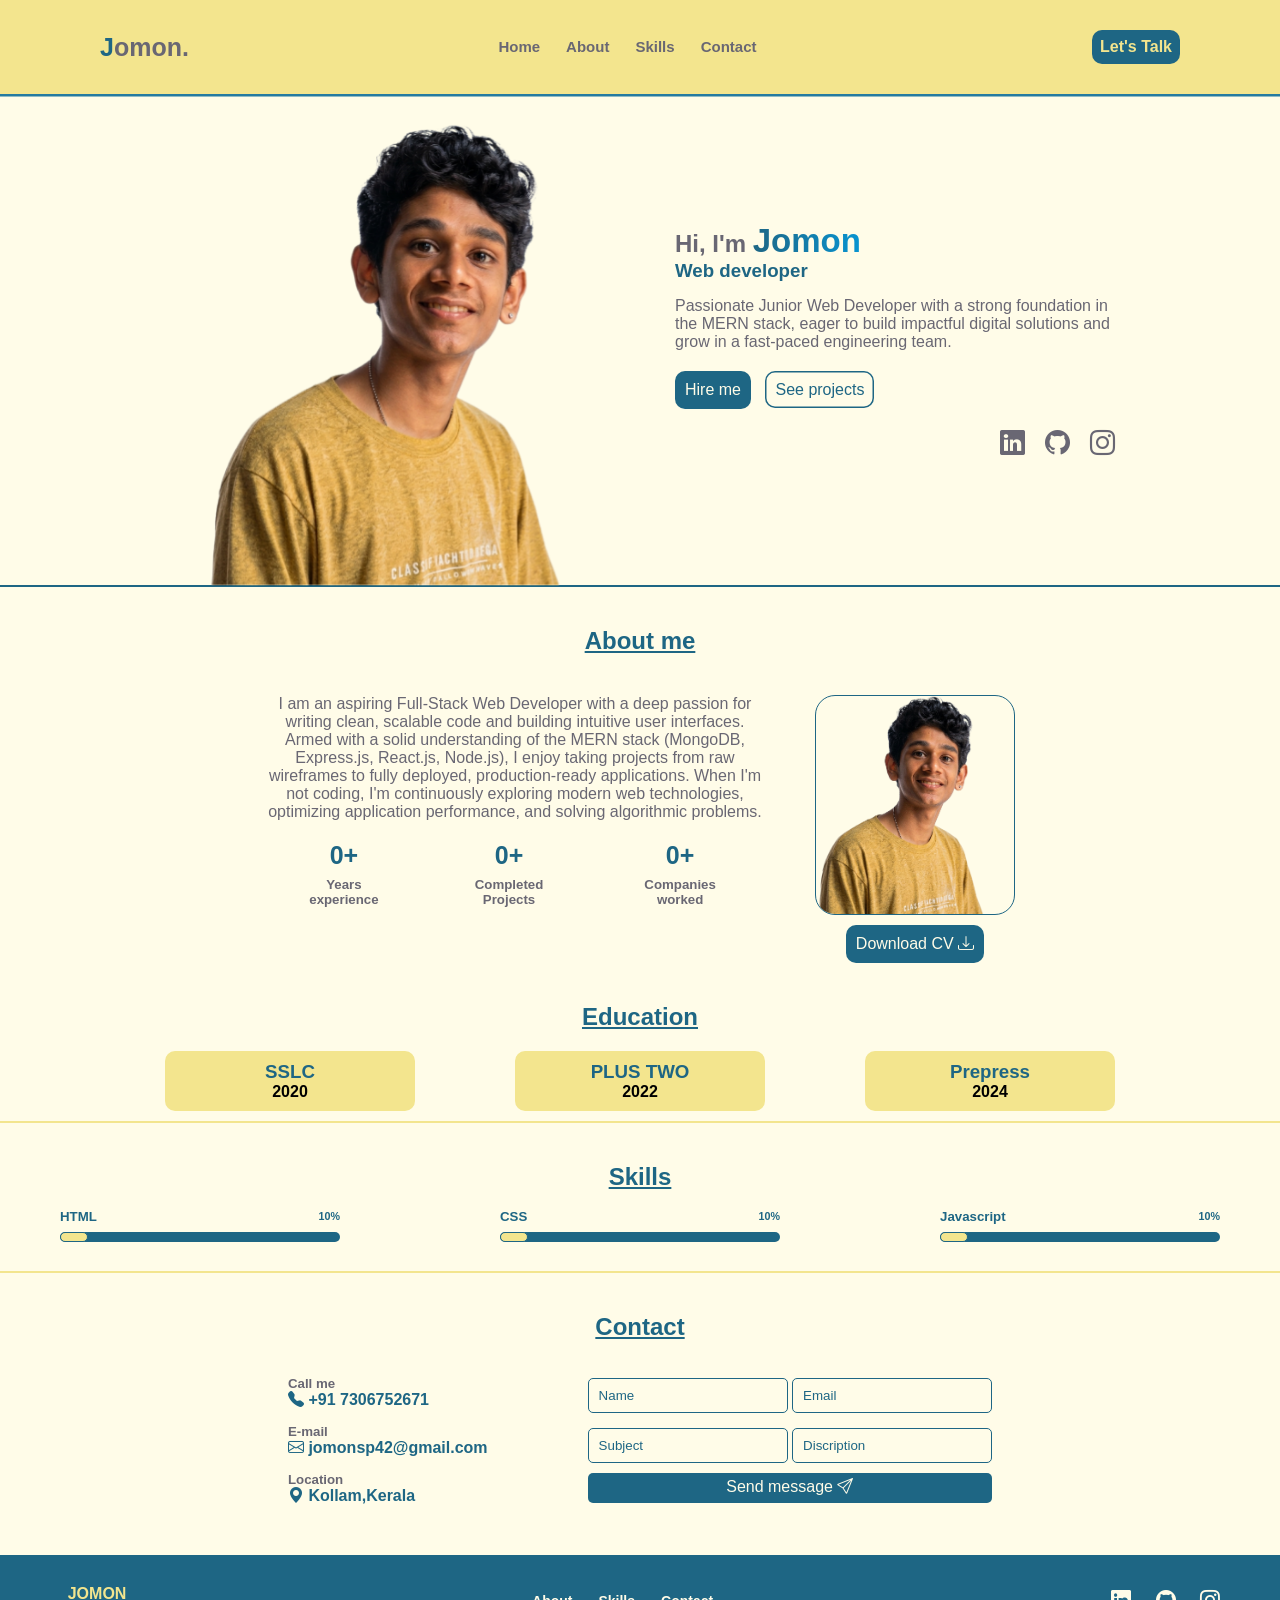
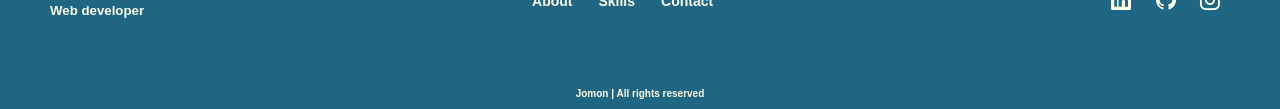
<file: index.html>
<!DOCTYPE html>
<html lang="en">
    <head>
        <meta charset="UTF-8">
        <title>Portfolio</title>
        <link rel="stylesheet" href="style.css">
        <meta name="viewport" content="width=device-width, initial-scale=1.0">
        <!-- Bootstrap Icons HTML CDN -->
        <link rel="stylesheet" href="https://cdn.jsdelivr.net/npm/bootstrap-icons@1.13.2/font/bootstrap-icons.min.css">
    </head>
    <body>
        <!--Header Section-->
        <header>
            <input type="checkbox" name="" id="checkbox">
            <a href="#hero" class="logo"><span>J</span>omon.</a>
            
            <nav>
                <label for="checkbox" class="close-bar"><i class="bi bi-x"></i></label>
                <ul>
                    <li><a href="#hero" class="home-menu">Home</a></li>
                    <li><a href="#about">About</a></li>
                    <li><a href="#skills">Skills</a></li>
                    <li><a href="#Contact">Contact</a></li>
                    <li class="letstalk"><a href="mailto:jomonsp42@gmail.com">Let's Talk</a></li>
                </ul>
            </nav>
            <a href="mailto:jomonsp42@gmail.com" class="letstalk-btn">Let's Talk</a>
            <label for="checkbox" class="menu-bar"><i class="bi bi-list"></i></label>
        </header>
                
        <!--Hero Section-->
        <main id="hero">
            <img src="FILES/profile-picture.png" alt="" class="portfolio-img">
            <div class="intro">
                <h2>Hi, I'm <span>Jomon</span></h2>
                <h3>Web developer</h3>
                <p>Passionate Junior Web Developer with a strong foundation in the MERN stack, eager to build impactful digital solutions and grow in a fast-paced engineering team.</p>
                <a href="FILES/CV.pdf" target="_blank" class="hire-me">Hire me</a>
                <a href="FILES/project index.html" class="see-projects">See projects</a>
                <div class="social-icons">
                    <a href="https://www.linkedin.com/in/rameesa-jomon-sp-467b4b40a?utm_source=share_via&utm_content=profile&utm_medium=member_android" target="_blank" class="icon"><i class="bi bi-linkedin"></i></a>
                    <a href="https://github.com/RameesaJomon" target="_blank" class="icon"><i class="bi bi-github"></i></a>
                    <a href="https://www.instagram.com/injured.__wind?rpxt=c2NjNnVoNHRjbTZn" target="_blank" class="icon"><i class="bi bi-instagram"></i></a>
                </div>
            </div>
        </main>
        <hr>

        <!--About Section-->
        <section id="about">
            <h2 class="about-h2">About me</h2>
            <div class="about">
                <div class="left-about">
                    <p>I am an aspiring Full-Stack Web Developer with a deep passion for writing clean, scalable code and building intuitive user interfaces. Armed with a solid understanding of the MERN stack (MongoDB, Express.js, React.js, Node.js), I enjoy taking projects from raw wireframes to fully deployed, production-ready applications. When I'm not coding, I'm continuously exploring modern web technologies, optimizing application performance, and solving algorithmic problems.</p>
                    <div class="about-conatiner">
                        <div class="about-info">
                            <h3>0+</h3>
                            <h5>Years experience</h5>
                        </div>
                        <div class="about-info">
                            <h3>0+</h3>
                            <h5>Completed Projects</h5>
                        </div>
                        <div class="about-info">
                            <h3>0+</h3>
                            <h5>Companies worked</h5>
                        </div>
                    </div>
                </div>
                <div class="right-about">
                    <img src="FILES/profile-picture.png" alt="">
                    <a href="FILES/CV.pdf" download="CV" class="cv-btn" id="cv-btn">Download CV <i class="bi bi-download"></i></a>
                </div>
            </div>
        </section>
        <!--Education Section-->
        <section id="education">
            <h2 class="education-h2">Education</h2>
            <div class="edu-container">
                <div class="edu-box">
                    <h3>SSLC</h3>
                    <h4>2020</h4>
                </div>
                <div class="edu-box">
                    <h3>PLUS TWO</h3>
                    <h4>2022</h4>
                </div>
                <div class="edu-box">
                    <h3>Prepress</h3>
                    <h4>2024</h4>
                </div>
            </div>
            <hr class="edu-hr">
        </section>
        <!--Skill Section-->
        <section id="skills">
            <h2 class="skills-h2">Skills</h2>
            <div class="skills-container">
                <div class="skill-box">
                    <div class="lang">
                        <h5>HTML</h5>
                        <h6>10%</h6>
                    </div>
                    <div class="progress-container">
                    <div class="progress">
                        <div class="status"></div>
                    </div>
                    </div>
                </div>
                <div class="skill-box">
                    <div class="lang">
                        <h5>CSS</h5>
                        <h6>10%</h6>
                    </div>
                    <div class="progress-container">
                    <div class="progress">
                        <div class="status"></div>
                    </div>
                    </div>
                </div>
                <div class="skill-box">
                    <div class="lang">
                        <h5>Javascript</h5>
                        <h6>10%</h6>
                    </div>
                    <div class="progress-container">
                    <div class="progress">
                        <div class="status"></div>
                    </div>
                    </div>
                </div>                
            </div>
        </section>
        <hr class="edu-hr">
        <!--Contact Section-->
        <h2 class="Contact-h2">Contact</h2>
        <section id="Contact">
            <div class="Contact-left">
                <h5>Call me</h5>
                <h4><i class="bi bi-telephone-fill"></i> +91 7306752671</h4>
                <h5>E-mail</h5>
                <h4><i class="bi bi-envelope"></i> jomonsp42@gmail.com</h4>
                <h5>Location</h5>
                <h4><i class="bi bi-geo-alt-fill"></i> Kollam,Kerala</h4>
            </div>
            <div class="Contact-right">
                <input type="text" name="" id="" placeholder="Name">
                <input type="text" name="" id="" placeholder="Email"><br>
                <input type="text" name="" id="" placeholder="Subject">
                <input type="text" name="" id="" placeholder="Discription"><br>
                <a href="">Send message <i class="bi bi-send"></i></a>
            </div>
        </section>
        <footer id="footer">
            <div class="footer-container">
                <div class="footer-name">
                    <h4>JOMON</h4>
                    <h5>Web developer</h5>
                </div>
                <div class="footer-nav">
                    <ul>
                        <li><a href="#about">About</a></li>
                        <li><a href="#skills">Skills</a></li>
                        <li><a href="#Contact">Contact</a></li>
                    </ul>
                </div>
                <div class="social-icons-footer">
                    <a href="https://www.linkedin.com/in/rameesa-jomon-sp-467b4b40a?utm_source=share_via&utm_content=profile&utm_medium=member_android" target="_blank" class="footer-icon"><i class="bi bi-linkedin"></i></a>
                    <a href="https://github.com/RameesaJomon" target="_blank" class="footer-icon"><i class="bi bi-github"></i></a>
                    <a href="https://www.instagram.com/injured.__wind?rpxt=c2NjNnVoNHRjbTZn" target="_blank" class="footer-icon"><i class="bi bi-instagram"></i></a>
                </div>
            </div>
            <h5 class="footer-downtext">Jomon | All rights reserved</h5>
        </footer>
    </body>
</html>
</file>
<file: style.css>
:root {
    --bg: #FFFCE8;
    --bg-dark: #f3e58e;
    --primary-color: #1E6684;
    --primary-color-hover: #247BA0;
    --secondary-color: #696773;
    --secondary-color-hover: #8B8A93;    
}

* {
    margin: 0;
    padding: 0;
    font-family: Verdana, Geneva, Tahoma, sans-serif;
    box-sizing: border-box;
}

body {
    background-color: var(--bg);
    overflow-x: hidden;
}

/* Header Section */
#checkbox {
    display: none;
}

.close-bar {
    display: none;
}

.menu-bar {
    display: none;
    cursor: pointer;
}
.letstalk a{
        display: none;
    }
header{
    display: flex;
    padding: 30px 100px;
    align-items: center;
    justify-content: space-between;
    background-color: var(--bg-dark);
    box-shadow: 0px 2.5px 0 var(--primary-color-hover); 
    position: sticky;
    top: 0;
    z-index: 999;
}

.logo {
    color: var(--secondary-color);
    text-decoration: none;
    font-size: 25px;
    font-weight: 600;
}

.logo span {
    color: var(--primary-color);
}

.logo:hover {
    color: var(--primary-color);
}

ul {
    display: flex;
    list-style: none;
}

ul li {
    padding: 0 13px;
}

ul li a{
    text-decoration: none;
    color: var(--secondary-color);
    position: relative;
    font-weight: 600;
    font-size: 15px;
}

ul li a:hover {
    color: var(--primary-color);
}

ul li a::before {
    content: '';
    background-color: var(--primary-color);
    width: 0;
    height: 2px;
    position: absolute;
    bottom: -2px;
    left: 0;
    transition: all 1s;
}

ul li a:hover::before {
    width: 100%;
}

.letstalk-btn {
    background-color: var(--primary-color);
    padding: 8px;
    border-radius: 10px;
    text-decoration: none;
    color: var(--bg-dark);
    font-weight: 600;
}

.letstalk-btn:hover {
    background-color: var(--primary-color-hover);
    outline-offset: 2px;
    outline: 1.5px solid var(--primary-color-hover);
}

/* Responsive */
@media (max-width: 480px) {
    .letstalk-btn{
        display: none;
    }
    .menu-bar{
        display: block;
        font-size: 27px;
        border: 1.5px solid var(--primary-color);
        padding: 0 5px;
        border-radius: 5px;
    }
    .close-bar{
        display: block;
        font-size: 30px;
        padding: 10px;
        color: var(--bg-dark);
    }
    .close-bar:active{
        color: var(--bg);
    }
    .menu-bar:active{
        background-color: var(--primary-color);
        color: var(--bg);
    }
    nav{
        position: absolute;
        background-color: var(--primary-color);
        top: 0;
        right: -150px;
        opacity: 0;
        transition: all 1s;
        display: none;
        height: 100vh;
        box-shadow: -3px 0 0 #0894d1;
    }
    nav ul{
        flex-direction: column;
    }
    ul li {
        padding: 0;
    }
    nav ul li a{
        display: inline-block;
        text-align: center;
        padding: 15px 10px;
        width: 150px;
        color: var(--bg);
    }
    nav ul li a:hover{
        background-color: var(--bg-dark);
        color: var(--primary-color);
    }
    header{
        padding: 30px 40px;
    }
    #checkbox:checked ~ nav{
        right: 0px;
        opacity: 1;
        display: block;
    }

}

@media (min-width: 481px) and (max-width: 768px) {
    header{
        padding: 30px 40px;
    }
    .logo{
        font-size: 22px;
    }
    .letstalk{
        display: block;
    }
    ul li{
        padding: 0 10px;
    }
    .letstalk-btn{
        display: none;
    }
}

/* Hero Section */
#hero{
    display: flex;
    justify-content: center;
    align-items: center;
    padding: 0 50px;
}
.portfolio-img{
    width: 420px;
    margin-top: 30px;
    animation: leftmove 1s forwards;
}
.intro{
    width: 450px;
    margin-left: 60px;
    animation: rightmove 1s forwards;
}
h2{
    color: var(--secondary-color);
}
h2 span{
    font-size: 33px;
    background: linear-gradient(90deg, #1E6684, #0894d1);
    color: transparent;
    background-clip: text;
}
h3{
    color: var(--primary-color);
    margin-bottom: 15px;
}
.intro p{
    color: var(--secondary-color);
    margin-bottom: 10px;
}
.intro .hire-me{
    background-color: var(--primary-color);
    padding: 10px;
    margin: 10px;
    margin-left: 0px;
    border-radius: 10px;
    text-decoration: none;
    color: var(--bg);
    display: inline-block;
}
.intro .hire-me:hover{
    background-color: var(--primary-color-hover);
}
.see-projects{
    background-color: transparent;
    box-shadow: inset 0 0 0 1.5px var(--primary-color);
    text-decoration: none;
    color: var(--primary-color);
    padding: 10px;
    border-radius: 10px;
    transition: all 0.5s;
}
.see-projects:hover{
    background-color: var(--primary-color);
    color: var(--bg);
}
.social-icons{
    display: flex;
    justify-content: flex-end;
}
.icon{
    color: var(--secondary-color);
    padding: 0 10px;
    margin-top: 10px;
    font-size: 25px;
    transition: all 0.5s;
}
.icon:hover{
    color: var(--primary-color);
    transform: scale(1.3) translateY(-5px);   
}
hr{
    border: 1.5px solid var(--primary-color);
}

@keyframes leftmove{
    from{
        margin-left: -100px;
        opacity: 0;
    }
    to{
        margin-left: 50px;
        opacity: 1;       
    }
}

@keyframes rightmove{
    from{
        margin-left: 450px;
        opacity: 0;
    }
    to{
        margin-left: 50px;
        opacity: 1;       
    }
}


@media (max-width: 480px) {
    #hero{
        flex-direction: column-reverse;
        justify-content: center;
        text-align: center;
        padding: 0 20px;
        margin-left: -45px;
        align-items: center;
    }
    h2{
        margin-top: 40px;
    }
    .social-icons{
        justify-content: center;
    }
    .intro{
        width: 370px;
        justify-content: center;
        align-items: center;
    }
    .portfolio-img{
        margin-left: 50px;
    }
    
}

@media (min-width: 481px) and (max-width: 768px) {
    .intro{
        margin-left: 0;
    }
    .portfolio-img{
        width: 300px;
    }
}
/*About section*/
.about-h2{
    text-align: center;
    padding: 40px;
    color: var(--primary-color);
    text-decoration: underline;
}
.about{
    display: flex;
    justify-content: center;
    padding: 0 50px;
}
.left-about{
    width: 500px;
    color: var(--secondary-color);
    text-align: center;
}
.about-conatiner{
    display: flex;
    margin-top: 20px;
    justify-content: center;
}
.about-info{
    padding: 0 30px;
}
.about-info h3{
    font-size: 25px;
}
.about-info h5{
    margin-top: -8px;
}
.right-about{
    display: flex;
    flex-direction: column;
    justify-content: center;
    align-items: center;
}
.right-about img{
    width: 200px;
    border: 1.5px solid var(--primary-color);
    border-radius: 20px;
    margin-left: 50px;
}
.right-about .cv-btn{
    margin-left: 50px;
    padding: 10px;
    border-radius: 10px;
    text-decoration: none;
    color: var(--bg);
    background-color: var(--primary-color);
    display: block;
    margin-top: 10px;
}
.right-about .cv-btn:hover{
    background-color: var(--primary-color-hover);
}
@media (max-width: 480px) {
    .about-h2{
        padding-top: 5px;
    }
    .about{
    flex-direction: column;
    justify-content: center;
    align-items: center;
    padding: 0 50px;
    }
    .left-about{
        width: 370px;
        margin-bottom: 25px;
    }
    .left-about p{
        margin-top: -10px;
    }
    .right-about img{
        margin-left: 0;
    }
    .right-about .cv-btn{
        margin-left: 0;
    }
}

@media (min-width: 481px) and (max-width: 768px) {
    
}

/* Education Section */
.education-h2{
    text-align: center;
    padding: 40px;
    color: var(--primary-color);
    text-decoration: underline;
}
.edu-container{
    display: flex;
    padding: 0 100px;
    margin-top: -20px;
    justify-content: center;
}
.edu-hr{
    border: 1px solid var(--bg-dark);
    margin-top: 10px;
    transition: all 0.5s;
}
.edu-container .edu-box{
    background-color: var(--bg-dark);
    margin: 0 50px;
    width: 250px;
    text-align: center;
    padding: 10px;
    border-radius: 10px;
    transition: all 0.3s;
}
.edu-container .edu-box h4{
    margin-top: -15px;
}
.edu-box:hover{
    border: 1.5px solid var(--bg);
    transform: translateY(-3px);
    box-shadow: 0 0 2px var(--primary-color-hover);
}
@media (max-width: 480px) {
    .edu-container{
        padding: 0 30px;
    }
    .edu-container .edu-box{
        margin: 0 5px;
    }
    .edu-box h3{
        font-size: 15px;
    }
    .edu-box h4{
        font-size: 12px;
    }
    .education-h2{
        padding-top: 0px;
    }
}

@media (min-width: 481px) and (max-width: 768px) {
    .edu-container{
        padding: 0 50px;
    }
    .edu-container .edu-box{
        margin: 0 20px;
    }
}
/*Skills Section*/
.skills-h2{
    text-align: center;
    padding: 40px;
    color: var(--primary-color);
    text-decoration: underline;
}
.skills-container{
    display: flex;
    padding: 0 50px;    
    justify-content: space-between;
}
.skill-box{
    width: 300px;
    height: 30px;
    border-radius: 10px;
}
.lang{
    display: flex;
    align-items: center;
    justify-content: space-between;
    padding: 8px 10px;
    margin-top: -30px;
    color: var(--primary-color);
}
.progress-container{
    margin: 0 10px;
}
.progress{
    background-color: var(--primary-color);
    border-radius: 10px;
    width: 100%;
    height: 10px;
}
.status{
    width: 10%;
    height: 100%;
    background-color: var(--bg-dark);
    border-radius: 10px;
    border: 1.5px solid var(--primary-color);
}
@media (max-width: 480px) {
    .progress-container{
        margin: 0 5px;
    }
    .skills-container{
        padding: 0 20px;
    }
    .skills-h2{
        margin-top: -10px;
    }
}

@media (min-width: 481px) and (max-width: 768px) {
    .progress-container{
        margin: 0 10px;
    }
}
/* Contact Section */
.Contact-h2{
    text-align: center;
    padding: 40px;
    color: var(--primary-color);
    text-decoration: underline;
}
#Contact{
    padding: 0 50px;
    display: flex;
    justify-content: center;
    align-items: center;
    margin-top: -20px;
}
.Contact-left h4{
    color: var(--primary-color);
}
.Contact-left h5{
    margin-top: 15px;
    color: var(--secondary-color);
}
.Contact-right{
    margin-left: 100px;
}
input{
    width: 200px;
    height: 35px;
    padding: 10px;
    margin-top: 15px;
    border: none;
    background-color: var(--bg);
    border: 1.5px solid var(--primary-color);
    border-radius: 5px;
    outline: none;
    color: var(--primary-color);
}
input::placeholder{
    color: var(--primary-color);
}
input:focus{
    outline: 1.5px solid var(--primary-color-hover);
}
.Contact-right a{
    width: 100%;
    height: 30px;
    background-color: var(--primary-color);
    display: block;
    border-radius: 5px;
    margin-top: 10px;
    text-align: center;
    padding-top: 5px;
    text-decoration: none;
    color: var(--bg);
}
.Contact-right a:hover{
    background-color: var(--primary-color-hover);
}
@media (max-width: 480px) {
    .Contact-h2{
        margin-top: -25px;
    }
    input{
    width: 180px;
    height: 30px;
    padding: 10px;
    margin-top: 15px;
    border: none;
    background-color: var(--bg);
    border: 1.5px solid var(--primary-color);
    border-radius: 5px;
    outline: none;
    color: var(--primary-color);
    }
    .Contact-right{
    margin-left: 50px;
    }
    .Contact-left h4{
        font-size: 12px;
    color: var(--primary-color);
    }
.Contact-left h5{
    margin-top: 10px;
    color: var(--secondary-color);
    }
}

@media (min-width: 481px) and (max-width: 768px) {
    input{
        width: 100%;
    }
}
/* Footer Section */
footer{
    background-color: var(--primary-color);
    margin-top: 50px;
}
.footer-container{
    display: flex;
    align-items: center;
    justify-content: space-between;
    padding: 30px 50px;
}
.footer-downtext{
    margin-top: 30px;
    font-size: 10px;
    text-align: center;
    padding: 10px;
    color: var(--bg);
}
.footer-name h4{
    color: var(--bg-dark);
    text-align: center;
}
.footer-name h5{
    color: var(--bg);
}
.footer-nav li a{
    color: var(--bg);
    font-size: 14px;
}
.footer-nav li a:hover{
    color: var(--bg-dark);
}
.footer-icon{
    color: var(--bg);
    font-size: 20px;
    padding: 0 10px;
}
.footer-icon:hover{
    color: var(--bg-dark);
}
@media (max-width: 480px) {
    .footer-name h4{
        font-size: 15px;
        text-align: center;
    }
    .footer-name h5{
        text-align: center;
        font-size: 10px;
    }
    .footer-container{
    padding: 20px 20px;
    }
    .footer-nav li a{
        font-size: 12px;
        padding: 0 3px;
    }
    .footer-icon{
        padding: 0 5px;
    }
    .footer-downtext{
    margin-top: 10px;
    font-size: 7px;
    }
}

@media (min-width: 481px) and (max-width: 768px) {
    
}
</file>
